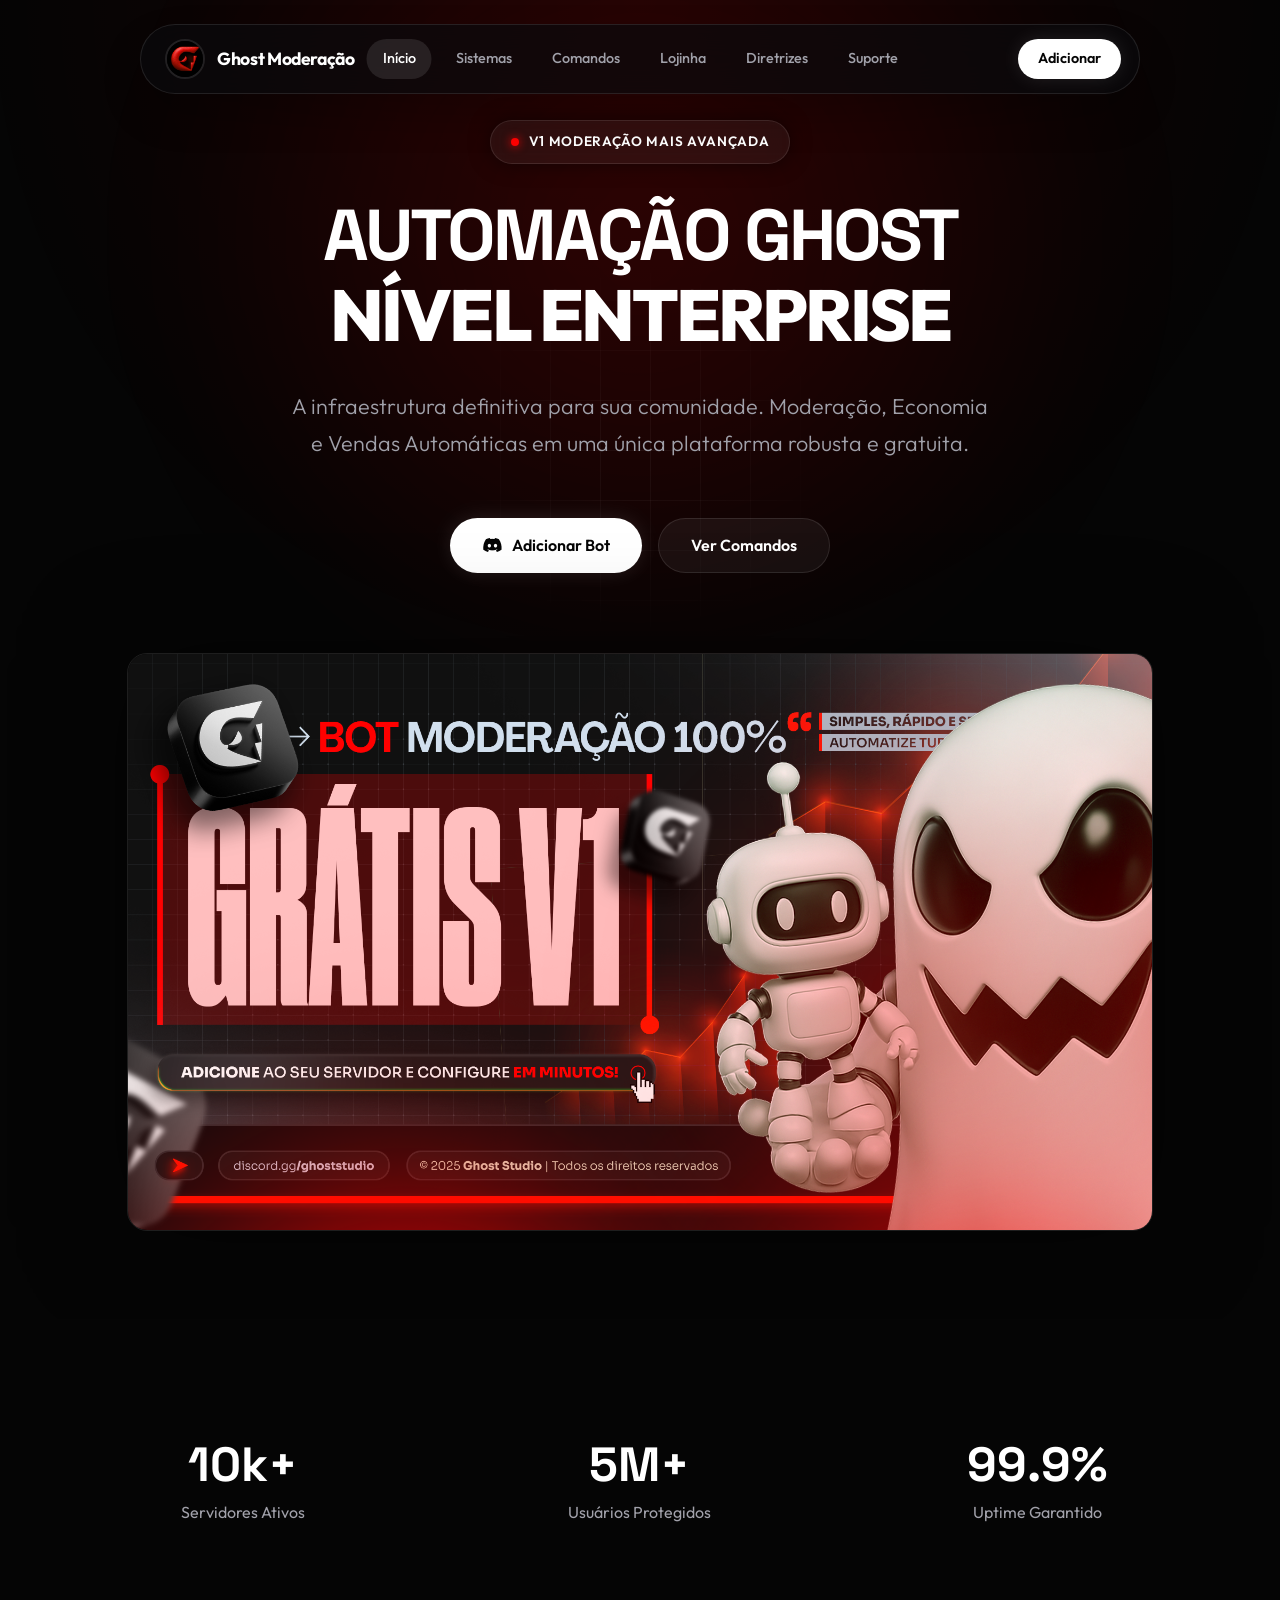
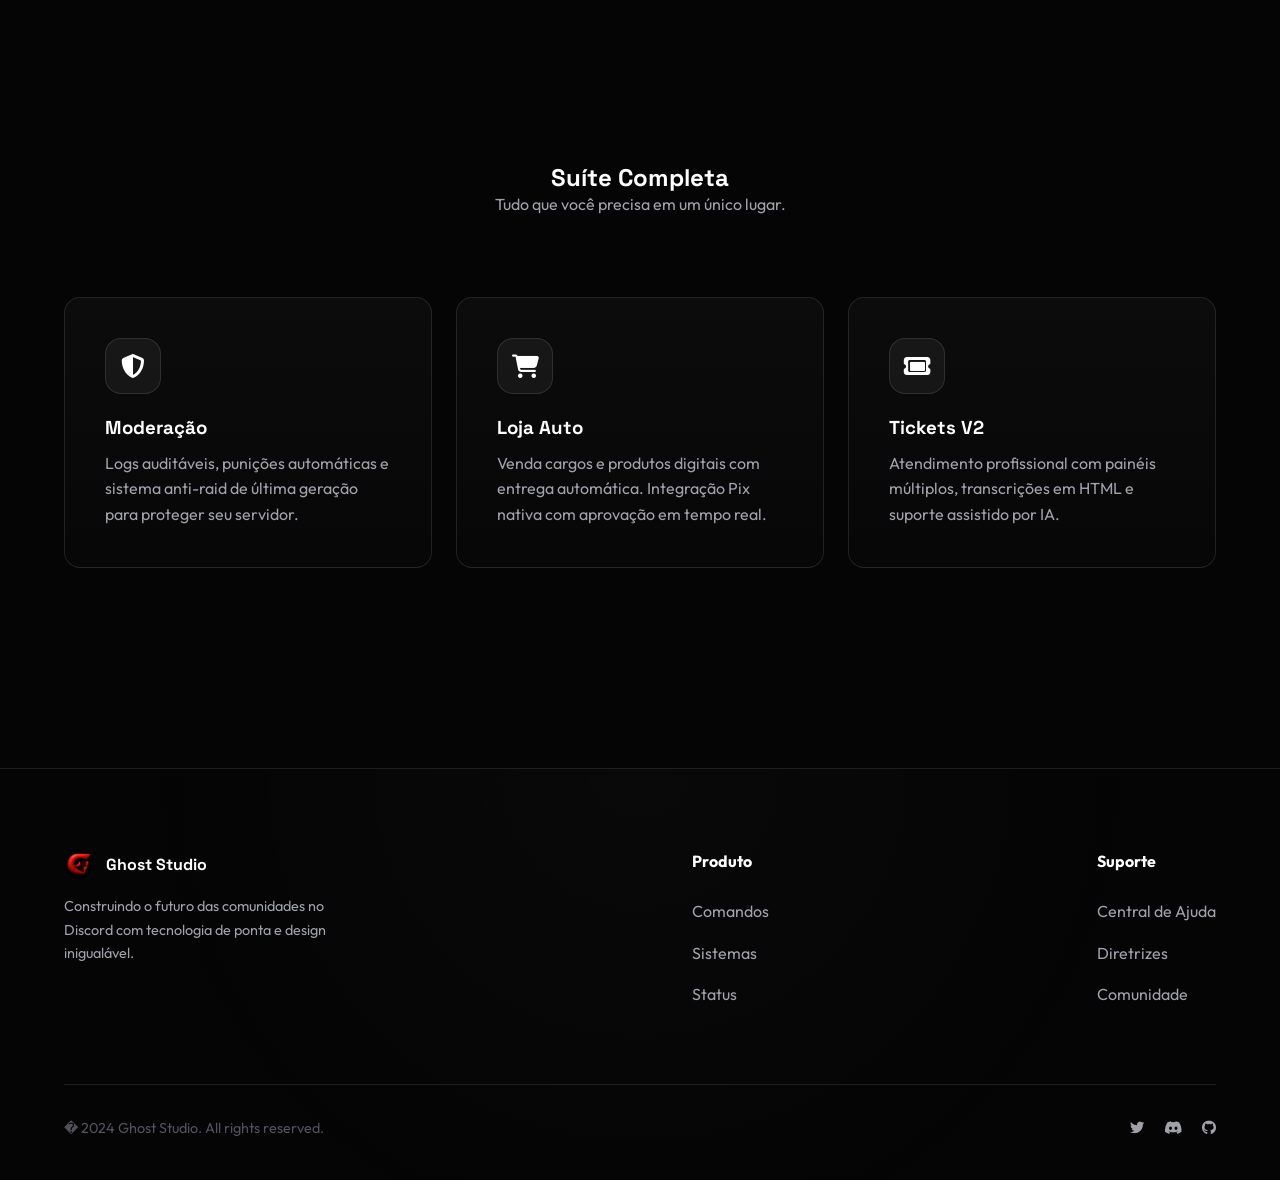
<file: index.html>
<!DOCTYPE html><html lang="pt-BR"><head>
    <meta charset="UTF-8">
    <meta name="viewport" content="width=device-width, initial-scale=1.0">
    <title>Ghost Bot - Moderação Avançada</title>
    <link rel="stylesheet" href="css/styles.css">
    <link rel="stylesheet" href="css/all.min.css">
    <link rel="icon" href="images/logo.jpg" type="image/jpeg">
</head>

<body>

    <!-- Background Animation -->
    <div class="background-animation"></div>
    <div class="grid-overlay"></div>

    <!-- Navbar -->
    <nav class="navbar">
        <div class="nav-left">
            <img src="images/logo.jpg" alt="Ghost Logo" class="nav-logo">
            <span class="nav-brand">Ghost Moderação</span>
        </div>

        <div class="nav-center">
            <a href="index.html" class="nav-link active">Início</a>
            <a href="systems.html" class="nav-link">Sistemas</a>
            <a href="commands.html" class="nav-link">Comandos</a>
            <a href="loja.html" class="nav-link">Lojinha</a>
            <a href="guidelines.html" class="nav-link">Diretrizes</a>
            <a href="support.html" class="nav-link">Suporte</a>
        </div>

        <div class="nav-right">
            <a href="https://discord.com/oauth2/authorize?client_id=1450353429074677820&permissions=8&integration_type=0&scope=bot" target="_blank" class="btn btn-glow" style="padding: 8px 20px; font-size: 0.9rem;">
                Adicionar
            </a>
        </div>
    </nav>

    <!-- Hero -->
    <section class="hero">
        <div class="container">
            <div class="hero-badge">
                <span></span> V1 Moderação Mais Avançada
            </div>

            <h1 style="margin-bottom: 24px;">
                Automação Ghost<br>
                <span class="text-gradient">Nível Enterprise</span>
            </h1>

            <p class="hero-desc">
                A infraestrutura definitiva para sua comunidade. Moderação, Economia e Vendas Automáticas em uma única
                plataforma robusta e gratuita.
            </p>

            <div style="display: flex; gap: 16px; justify-content: center;">
                <a href="https://discord.com/oauth2/authorize?client_id=1439278544164487328&permissions=8&integration_type=0&scope=bot" target="_blank" class="btn btn-glow">
                    <i class="fa-brands fa-discord"></i> Adicionar Bot
                </a>
                <a href="commands.html" class="btn btn-secondary">
                    Ver Comandos
                </a>
            </div>

            <div style="margin-top: 80px; position: relative;">
                <img src="images/banner.png" alt="Dashboard Preview" style="width: 100%; border-radius: 20px; border: 1px solid var(--border-color); box-shadow: 0 0 100px rgba(0,0,0,0.5);">
            </div>
        </div>
    </section>

    <!-- Stats -->
    <section class="section">
        <div class="container">
            <div class="grid" style="grid-template-columns: repeat(3, 1fr); text-align: center; gap: 40px;">
                <div>
                    <h3 class="text-accent" style="font-size: 3rem; margin-bottom: 8px;">10k+</h3>
                    <p style="color: var(--text-secondary);">Servidores Ativos</p>
                </div>
                <div>
                    <h3 class="text-accent" style="font-size: 3rem; margin-bottom: 8px;">5M+</h3>
                    <p style="color: var(--text-secondary);">Usuários Protegidos</p>
                </div>
                <div>
                    <h3 class="text-accent" style="font-size: 3rem; margin-bottom: 8px;">99.9%</h3>
                    <p style="color: var(--text-secondary);">Uptime Garantido</p>
                </div>
            </div>
        </div>
    </section>

    <!-- Features -->
    <section class="section">
        <div class="container">
            <div style="text-align: center; margin-bottom: 80px;">
                <h2>Suíte Completa</h2>
                <p style="color: var(--text-secondary);">Tudo que você precisa em um único lugar.</p>
            </div>

            <div class="grid">
                <div class="card">
                    <div class="card-icon"><i class="fa-solid fa-shield-halved"></i></div>
                    <h3>Moderação</h3>
                    <p>Logs auditáveis, punições automáticas e sistema anti-raid de última geração para proteger seu
                        servidor.</p>
                </div>
                <div class="card">
                    <div class="card-icon"><i class="fa-solid fa-cart-shopping"></i></div>
                    <h3>Loja Auto</h3>
                    <p>Venda cargos e produtos digitais com entrega automática. Integração Pix nativa com aprovação em
                        tempo real.</p>
                </div>
                <div class="card">
                    <div class="card-icon"><i class="fa-solid fa-ticket"></i></div>
                    <h3>Tickets V2</h3>
                    <p>Atendimento profissional com painéis múltiplos, transcrições em HTML e suporte assistido por IA.
                    </p>
                </div>
            </div>
        </div>
    </section>

    <!-- Footer -->
    <footer class="footer">
        <div class="container">
            <div class="footer-content">
                <div class="footer-brand" style="max-width: 300px;">
                    <h4><img src="images/logo.jpg" style="height: 30px; border-radius: 50%;"> Ghost Studio</h4>
                    <p style="color: var(--text-secondary); font-size: 0.9rem;">Construindo o futuro das comunidades no
                        Discord com tecnologia de ponta e design inigualável.</p>
                </div>

                <div class="footer-links">
                    <h5>Produto</h5>
                    <ul>
                        <li><a href="commands.html">Comandos</a></li>
                        <li><a href="systems.html">Sistemas</a></li>
                        <li><a href="#">Status</a></li>
                    </ul>
                </div>

                <div class="footer-links">
                    <h5>Suporte</h5>
                    <ul>
                        <li><a href="support.html">Central de Ajuda</a></li>
                        <li><a href="guidelines.html">Diretrizes</a></li>
                        <li><a href="https://discord.gg/w982KFEUps">Comunidade</a></li>
                    </ul>
                </div>
            </div>

            <div style="border-top: 1px solid var(--border-color); padding-top: 32px; display: flex; justify-content: space-between; color: var(--text-tertiary); font-size: 0.9rem;">
                <p>� 2024 Ghost Studio. All rights reserved.</p>
                <div style="display: flex; gap: 20px;">
                    <a href="#" style="color: var(--text-secondary);"><i class="fa-brands fa-twitter"></i></a>
                    <a href="https://discord.gg/w982KFEUps" style="color: var(--text-secondary);"><i class="fa-brands fa-discord"></i></a>
                    <a href="#" style="color: var(--text-secondary);"><i class="fa-brands fa-github"></i></a>
                </div>
            </div>
        </div>
    </footer>

    <!-- Chat Widget -->
    <div class="chatbox-widget" id="chatbox-widget">
        <!-- Injected by JS, but keeping container just in case -->
    </div>

    <script src="js/script.js"></script>



</body></html>
</file>
<file: css/styles.css>
/* 
   Ghost Bot - Modern Enterprise Design
   Theme: Next-Gen, Glassmorphism, Deep Space
*/

@import url('https://fonts.googleapis.com/css2?family=Outfit:wght@300;400;500;600;700;800&family=Space+Grotesk:wght@300;400;500;600;700&display=swap');

:root {
    /* Core Palette */
    --bg-deep: #050505;
    --bg-surface: #0f0f11;
    --bg-glass: rgba(15, 15, 17, 0.7);

    /* Text */
    --text-primary: #ffffff;
    --text-secondary: #a1a1aa;
    --text-tertiary: #52525b;

    /* Accents */
    --accent-primary: #ff0000;
    /* Pure Red for impact */
    --accent-glow: rgba(255, 0, 0, 0.4);
    --accent-gradient: linear-gradient(135deg, #ff0000 0%, #990000 100%);

    /* UI Elements */
    --border-color: rgba(255, 255, 255, 0.1);
    --border-hover: rgba(255, 255, 255, 0.2);
    --radius-sm: 8px;
    --radius-md: 16px;
    --radius-lg: 24px;
    --radius-full: 9999px;

    /* Layout */
    --max-width: 1200px;
    --nav-height: 80px;
}

* {
    margin: 0;
    padding: 0;
    box-sizing: border-box;
    font-family: 'Outfit', sans-serif;
}

body {
    background-color: transparent;
    color: var(--text-primary);
    line-height: 1.6;
    overflow-x: hidden;
    min-height: 100vh;
    position: relative;
}

html {
    background-color: var(--bg-deep);
}

/* Interactive Grid Background */
body::before {
    content: '';
    position: fixed;
    top: 0;
    left: 0;
    width: 100%;
    height: 100%;
    background-image:
        linear-gradient(rgba(255, 255, 255, 0.05) 1px, transparent 1px),
        linear-gradient(90deg, rgba(255, 255, 255, 0.05) 1px, transparent 1px);
    background-size: 50px 50px;
    pointer-events: none;
    z-index: -2;
    /* The magic: Mask the grid so it only shows near the mouse */
    mask-image: radial-gradient(circle at var(--mouse-x, 50%) var(--mouse-y, 50%), black 0%, transparent 200px);
    -webkit-mask-image: radial-gradient(circle at var(--mouse-x, 50%) var(--mouse-y, 50%), black 0%, transparent 200px);
}

/* Overlay for depth */
body::after {
    content: '';
    position: fixed;
    top: 0;
    left: 0;
    width: 100%;
    height: 100%;
    background: radial-gradient(circle at 50% 0%, rgba(255, 0, 0, 0.08) 0%, transparent 60%);
    pointer-events: none;
    z-index: -1;
}

/* Custom Scrollbar for Containers */
::-webkit-scrollbar {
    width: 8px;
    height: 8px;
}

::-webkit-scrollbar-track {
    background: rgba(255, 255, 255, 0.02);
}

::-webkit-scrollbar-thumb {
    background: #333;
    border-radius: 4px;
}

::-webkit-scrollbar-thumb:hover {
    background: var(--accent-primary);
}

/* Specific Scrollbars for Command Page */
.cmd-sidebar::-webkit-scrollbar,
.cmd-main::-webkit-scrollbar {
    width: 6px;
}

.cmd-sidebar::-webkit-scrollbar-thumb,
.cmd-main::-webkit-scrollbar-thumb {
    background: rgba(255, 0, 0, 0.3);
}

.cmd-sidebar::-webkit-scrollbar-thumb:hover,
.cmd-main::-webkit-scrollbar-thumb:hover {
    background: var(--accent-primary);
}

/* Typography */
h1,
h2,
h3,
h4 {
    font-family: 'Space Grotesk', sans-serif;
    color: var(--text-primary);
    line-height: 1.1;
}

h1 {
    font-size: 4.5rem;
    font-weight: 800;
    letter-spacing: -0.04em;
    text-transform: uppercase;
}

h2 {}

/* Layout Utilities */
.container {
    max-width: var(--max-width);
    margin: 0 auto;
    padding: 0 24px;
    position: relative;
    z-index: 1;
}

.section {
    padding: 120px 0;
    position: relative;
}

/* Navbar */
.navbar {
    position: fixed;
    top: 24px;
    left: 50%;
    transform: translateX(-50%);
    width: 90%;
    max-width: 1000px;
    height: 70px;
    background: rgba(10, 10, 14, 0.7);
    backdrop-filter: blur(24px);
    border: 1px solid var(--border-color);
    border-radius: var(--radius-full);
    display: flex;
    align-items: center;
    justify-content: space-between;
    padding: 0 12px;
    z-index: 1000;
    box-shadow: 0 20px 40px rgba(0, 0, 0, 0.2);
    transition: all 0.3s ease;
}

.navbar:hover {
    border-color: var(--border-hover);
    box-shadow: 0 25px 50px rgba(0, 0, 0, 0.3);
}

.nav-left {
    display: flex;
    align-items: center;
    gap: 12px;
    margin-left: 12px;
}

.nav-logo {
    height: 40px;
    width: 40px;
    border-radius: 50%;
    object-fit: cover;
    border: 2px solid rgba(255, 255, 255, 0.1);
}

.nav-brand {
    font-weight: 700;
    font-size: 1.1rem;
    letter-spacing: -0.02em;
}

.nav-center {
    display: flex;
    gap: 8px;
    position: absolute;
    left: 50%;
    transform: translateX(-50%);
}

.nav-link {
    padding: 8px 16px;
    font-size: 0.9rem;
    color: var(--text-secondary);
    text-decoration: none;
    border-radius: 20px;
    transition: all 0.2s;
    font-weight: 500;
}

.nav-link:hover {
    color: var(--text-primary);
    background: rgba(255, 255, 255, 0.05);
}

.nav-link.active {
    color: var(--text-primary);
    background: rgba(255, 255, 255, 0.1);
}

.nav-right {
    margin-right: 6px;
}

/* Hero Section */
.hero {
    min-height: 100vh;
    display: flex;
    align-items: center;
    justify-content: center;
    text-align: center;
    padding-top: 120px;
    padding-bottom: 80px;
    position: relative;
    overflow: hidden;
}

.hero::before {
    content: '';
    position: absolute;
    top: -20%;
    left: 50%;
    transform: translateX(-50%);
    width: 1000px;
    height: 1000px;
    background: radial-gradient(circle, rgba(255, 0, 0, 0.12) 0%, transparent 70%);
    z-index: 0;
    pointer-events: none;
    filter: blur(60px);
}

.hero-badge {
    display: inline-flex;
    align-items: center;
    gap: 10px;
    padding: 10px 20px;
    background: rgba(255, 255, 255, 0.05);
    border: 1px solid var(--border-color);
    border-radius: 100px;
    font-size: 0.85rem;
    color: var(--text-primary);
    margin-bottom: 32px;
    backdrop-filter: blur(10px);
    text-transform: uppercase;
    letter-spacing: 0.05em;
    font-weight: 600;
    box-shadow: 0 0 20px rgba(0, 0, 0, 0.5);
}

.hero-badge span {
    width: 8px;
    height: 8px;
    background: #ff0000;
    border-radius: 50%;
    box-shadow: 0 0 10px #ff0000;
    animation: pulse 2s infinite;
}

@keyframes pulse {
    0% {
        box-shadow: 0 0 0 0 rgba(255, 0, 0, 0.7);
    }

    70% {
        box-shadow: 0 0 0 10px rgba(255, 0, 0, 0);
    }

    100% {
        box-shadow: 0 0 0 0 rgba(255, 0, 0, 0);
    }
}

.hero-desc {
    font-size: 1.35rem;
    color: var(--text-secondary);
    max-width: 700px;
    margin: 32px auto 56px;
    line-height: 1.7;
    font-weight: 300;
}

/* Buttons */
.btn {
    display: inline-flex;
    align-items: center;
    justify-content: center;
    padding: 14px 32px;
    border-radius: 100px;
    font-weight: 600;
    cursor: pointer;
    transition: all 0.3s cubic-bezier(0.4, 0, 0.2, 1);
    text-decoration: none;
    gap: 10px;
    font-size: 1rem;
    position: relative;
    overflow: hidden;
}

.btn-glow {
    background: var(--text-primary);
    color: var(--bg-deep);
    box-shadow: 0 0 20px rgba(255, 255, 255, 0.1);
}

.btn-glow:hover {
    transform: translateY(-2px);
    box-shadow: 0 0 30px rgba(255, 255, 255, 0.2);
}

.btn-secondary {
    background: rgba(255, 255, 255, 0.05);
    color: var(--text-primary);
    border: 1px solid var(--border-color);
}

.btn-secondary:hover {
    background: rgba(255, 255, 255, 0.1);
    border-color: var(--text-primary);
}

/* Feature Cards */
.grid {
    display: grid;
    grid-template-columns: repeat(auto-fit, minmax(320px, 1fr));
    gap: 24px;
}

.card {
    background: linear-gradient(180deg,
            rgba(255, 255, 255, 0.03) 0%,
            rgba(255, 255, 255, 0.01) 100%);
    border: 1px solid var(--border-color);
    border-radius: var(--radius-md);
    padding: 40px;
    transition: all 0.4s cubic-bezier(0.4, 0, 0.2, 1);
    position: relative;
    overflow: hidden;
}

.card::before {
    content: '';
    position: absolute;
    top: 0;
    left: 0;
    width: 100%;
    height: 100%;
    background: radial-gradient(800px circle at var(--mouse-x) var(--mouse-y), rgba(255, 255, 255, 0.06), transparent 40%);
    opacity: 0;
    transition: opacity 0.5s;
    pointer-events: none;
}

.card:hover::before {
    opacity: 1;
}

.card:hover {
    border-color: rgba(255, 255, 255, 0.1);
    transform: translateY(-5px);
}

.card-icon {
    width: 56px;
    height: 56px;
    background: rgba(255, 255, 255, 0.05);
    border-radius: 16px;
    display: flex;
    align-items: center;
    justify-content: center;
    font-size: 1.5rem;
    color: var(--text-primary);
    margin-bottom: 24px;
    border: 1px solid var(--border-color);
}

.card h3 {
    margin-bottom: 12px;
}

.card p {
    color: var(--text-secondary);
    font-size: 1rem;
}

/* Commands List */
.cmd-list {
    display: flex;
    flex-direction: column;
    gap: 16px;
}

.cmd-item {
    display: flex;
    align-items: center;
    justify-content: space-between;
    background: rgba(255, 255, 255, 0.02);
    border: 1px solid var(--border-color);
    padding: 24px;
    border-radius: var(--radius-md);
    transition: all 0.2s;
}

.cmd-item:hover {
    background: rgba(255, 255, 255, 0.04);
    border-color: var(--border-hover);
}

.cmd-name {
    font-family: 'Space Mono', monospace;
    color: var(--accent-primary);
    font-weight: 700;
    font-size: 1.1rem;
    margin-bottom: 4px;
}

.cmd-desc {
    color: var(--text-secondary);
    font-size: 0.95rem;
}

.cmd-tag {
    font-size: 0.75rem;
    padding: 4px 12px;
    border-radius: 100px;
    background: rgba(255, 255, 255, 0.05);
    color: var(--text-tertiary);
    text-transform: uppercase;
    letter-spacing: 0.05em;
    font-weight: 600;
}

/* Footer */
.footer {
    border-top: 1px solid var(--border-color);
    padding: 80px 0 40px;
    margin-top: 80px;
    background: radial-gradient(circle at 50% 0%, rgba(255, 255, 255, 0.02), transparent 70%);
}

.footer-content {
    display: flex;
    justify-content: space-between;
    margin-bottom: 60px;
}

.footer-brand h4 {
    display: flex;
    align-items: center;
    gap: 12px;
    margin-bottom: 16px;
}

.footer-links h5 {
    color: var(--text-primary);
    margin-bottom: 24px;
    font-size: 1rem;
}

.footer-links ul {
    list-style: none;
}

.footer-links li {
    margin-bottom: 16px;
}

.footer-links a {
    color: var(--text-secondary);
    text-decoration: none;
    transition: color 0.2s;
}

.footer-links a:hover {
    color: var(--text-primary);
}

/* Responseive */
@media (max-width: 768px) {
    h1 {
        font-size: 3rem;
    }

    .nav-center {
        display: none;
    }

    .footer-content {
        flex-direction: column;
        gap: 40px;
    }
}

/* Commands Page Layout */
.cmd-layout {
    display: flex;
    min-height: 100vh;
    padding-top: 100px;
    max-width: 1400px;
    margin: 0 auto;
}

.cmd-sidebar {
    width: 300px;
    padding: 24px;
    border-right: 1px solid var(--border-color);
    position: sticky;
    top: 100px;
    height: calc(100vh - 100px);
    overflow-y: auto;
}

.cmd-main {
    flex: 1;
    padding: 40px;
    overflow-y: auto;
}

.cmd-search-box {
    position: relative;
    margin-bottom: 32px;
}

.cmd-search-box input {
    width: 100%;
    padding: 12px 16px 12px 40px;
    background: rgba(255, 255, 255, 0.05);
    border: 1px solid var(--border-color);
    border-radius: 8px;
    color: var(--text-primary);
    outline: none;
    transition: all 0.2s;
}

.cmd-search-box input:focus {
    border-color: var(--accent-primary);
    background: rgba(255, 255, 255, 0.08);
}

.cmd-search-box i {
    position: absolute;
    left: 14px;
    top: 50%;
    transform: translateY(-50%);
    color: var(--text-secondary);
}

.cat-item {
    display: flex;
    justify-content: space-between;
    align-items: center;
    padding: 12px 16px;
    margin-bottom: 8px;
    border-radius: 8px;
    cursor: pointer;
    color: var(--text-secondary);
    transition: all 0.2s;
}

.cat-item:hover {
    background: rgba(255, 255, 255, 0.05);
    color: var(--text-primary);
}

.cat-item.active {
    background: rgba(255, 0, 0, 0.1);
    color: var(--accent-primary);
    border: 1px solid rgba(255, 0, 0, 0.2);
}

.cat-count {
    background: rgba(255, 255, 255, 0.1);
    padding: 2px 8px;
    border-radius: 100px;
    font-size: 0.75rem;
}

.cmd-header {
    margin-bottom: 40px;
}

.cmd-grid {
    display: grid;
    grid-template-columns: repeat(auto-fill, minmax(300px, 1fr));
    gap: 24px;
}

.command-card {
    background: rgba(255, 255, 255, 0.02);
    border: 1px solid var(--border-color);
    border-radius: 12px;
    padding: 24px;
    transition: all 0.2s;
}

.command-card:hover {
    border-color: var(--accent-primary);
    transform: translateY(-2px);
    background: rgba(255, 255, 255, 0.04);
}

.cmd-card-header {
    display: flex;
    justify-content: space-between;
    align-items: flex-start;
    margin-bottom: 12px;
}

.cmd-name {
    font-family: 'Space Mono', monospace;
    font-weight: 700;
    color: var(--accent-primary);
    font-size: 1.1rem;
}

.cmd-desc {
    color: var(--text-secondary);
    font-size: 0.9rem;
    line-height: 1.6;
}

@media (max-width: 768px) {
    .cmd-layout {
        flex-direction: column;
    }

    .cmd-sidebar {
        width: 100%;
        height: auto;
        position: relative;
        top: 0;
        border-right: none;
        border-bottom: 1px solid var(--border-color);
    }
}

/* Command Section Headers */
.cmd-section-header {
    grid-column: 1 / -1;
    display: flex;
    align-items: center;
    gap: 24px;
    padding: 32px;
    background: rgba(255, 255, 255, 0.02);
    border: 1px solid var(--border-color);
    border-radius: 16px;
    margin: 40px 0 24px;
    position: relative;
    overflow: hidden;
}

.cmd-section-header::before {
    content: '';
    position: absolute;
    left: 0;
    top: 0;
    width: 4px;
    height: 100%;
    background: var(--accent-primary);
    box-shadow: 0 0 20px var(--accent-primary);
}

.cmd-section-icon {
    width: 64px;
    height: 64px;
    border-radius: 16px;
    background: rgba(255, 0, 0, 0.1);
    display: flex;
    align-items: center;
    justify-content: center;
    font-size: 1.8rem;
    color: var(--accent-primary);
    border: 1px solid rgba(255, 0, 0, 0.2);
}

.cmd-section-info h3 {
    margin-bottom: 4px;
    font-size: 1.5rem;
}

.cmd-section-info p {
    color: var(--text-secondary);
    font-size: 0.95rem;
}

.cmd-card-footer {
    border-top: 1px solid rgba(255, 255, 255, 0.05);
    padding-top: 16px;
    margin-top: 16px;
    display: flex;
    align-items: center;
    gap: 8px;
    font-size: 0.8rem;
    color: var(--text-tertiary);
    transition: all 0.2s;
    opacity: 0;
    transform: translateY(10px);
}

.command-card:hover .cmd-card-footer {
    opacity: 1;
    transform: translateY(0);
    color: var(--accent-primary);
}

.command-card {
    cursor: pointer;
    position: relative;
}

.cmd-number {
    color: var(--text-tertiary);
    font-size: 0.8rem;
    font-family: 'Space Mono', monospace;
    background: rgba(255, 255, 255, 0.05);
    padding: 2px 6px;
    border-radius: 4px;
}

/* Toast Notification */
.toast-notification {
    position: fixed;
    bottom: 30px;
    left: 50%;
    transform: translateX(-50%) translateY(100px);
    background: rgba(10, 10, 12, 0.9);
    backdrop-filter: blur(10px);
    border: 1px solid var(--accent-primary);
    padding: 12px 24px;
    border-radius: 50px;
    display: flex;
    align-items: center;
    gap: 12px;
    color: white;
    font-weight: 500;
    box-shadow: 0 10px 40px rgba(0, 0, 0, 0.5);
    z-index: 10000;
    transition: all 0.4s cubic-bezier(0.175, 0.885, 0.32, 1.275);
    opacity: 0;
}

.toast-notification.show {
    transform: translateX(-50%) translateY(0);
    opacity: 1;
}

.toast-notification i {
    color: #22c55e;
}


/* Systems Page Enhancements */
.grid-3 {
    display: grid;
    grid-template-columns: repeat(auto-fit, minmax(350px, 1fr));
    gap: 32px;
}

.system-card {
    /* bg handled by .card */
    border: 1px solid var(--border-color);
    padding: 48px 32px;
    transition: all 0.4s cubic-bezier(0.175, 0.885, 0.32, 1.275);
}

.system-card:hover {
    transform: translateY(-10px);
    background: rgba(255, 255, 255, 0.04);
    border-color: var(--accent-primary);
    box-shadow: 0 20px 40px rgba(0, 0, 0, 0.3);
}

.feature-list {
    list-style: none;
    margin-top: 24px;
    padding-top: 24px;
    border-top: 1px solid var(--border-color);
}

.feature-list li {
    display: flex;
    align-items: center;
    gap: 12px;
    color: var(--text-secondary);
    margin-bottom: 12px;
    font-size: 0.95rem;
}

.feature-list li i {
    color: var(--accent-primary);
}

/* Guidelines Page Enhancements */
.guideline-card {
    background: rgba(255, 255, 255, 0.02);
    border: 1px solid var(--border-color);
    border-radius: 16px;
    padding: 32px;
    margin-bottom: 24px;
    transition: all 0.3s;
}

.guideline-card:hover {
    background: rgba(255, 255, 255, 0.03);
    border-color: rgba(255, 255, 255, 0.2);
}

.guideline-header {
    display: flex;
    align-items: center;
    gap: 16px;
    margin-bottom: 16px;
}

.guideline-icon {
    width: 48px;
    height: 48px;
    background: rgba(255, 0, 0, 0.1);
    border-radius: 12px;
    display: flex;
    align-items: center;
    justify-content: center;
    color: var(--accent-primary);
    font-size: 1.2rem;
}

.guideline-body p {
    color: var(--text-secondary);
    line-height: 1.7;
}

.guideline-list {
    list-style: none;
    margin-top: 16px;
    padding-left: 16px;
}

.guideline-list li {
    position: relative;
    padding-left: 24px;
    margin-bottom: 8px;
    color: var(--text-secondary);
}

.guideline-list li::before {
    content: '•';
    position: absolute;
    left: 0;
    color: var(--accent-primary);
    font-weight: bold;
}

.link-highlight {
    color: var(--text-primary);
    text-decoration: underline;
    text-decoration-color: var(--accent-primary);
    text-underline-offset: 4px;
}

/* Chatbox Improvements */
.chatbox-widget {
    position: fixed;
    bottom: 30px;
    right: 30px;
    z-index: 9999;
    /* Ensure it's on top */
}

.chat-toggle {
    width: 60px;
    height: 60px;
    background: var(--accent-primary);
    /* Use accent color */
    border-radius: 50%;
    display: flex;
    align-items: center;
    justify-content: center;
    color: white;
    font-size: 1.5rem;
    cursor: pointer;
    box-shadow: 0 10px 30px rgba(255, 0, 0, 0.3);
    transition: all 0.3s cubic-bezier(0.175, 0.885, 0.32, 1.275);
    border: 2px solid rgba(255, 255, 255, 0.1);
}

.chat-toggle:hover {
    transform: scale(1.1);
    box-shadow: 0 15px 40px rgba(255, 0, 0, 0.5);
}

.chat-window {
    position: absolute;
    bottom: 80px;
    right: 0;
    width: 380px;
    height: 600px;
    background: rgba(10, 10, 12, 0.95);
    border: 1px solid rgba(255, 255, 255, 0.1);
    border-radius: 24px;
    box-shadow: 0 50px 100px rgba(0, 0, 0, 0.5);
    display: none;
    flex-direction: column;
    overflow: hidden;
    transform-origin: bottom right;
    animation: scaleIn 0.3s ease;
    backdrop-filter: blur(20px);
}

@keyframes scaleIn {
    from {
        opacity: 0;
        transform: scale(0.9);
    }

    to {
        opacity: 1;
        transform: scale(1);
    }
}

.chat-header {
    padding: 24px;
    background: linear-gradient(to right, rgba(255, 0, 0, 0.1), transparent);
    border-bottom: 1px solid rgba(255, 255, 255, 0.05);
    display: flex;
    align-items: center;
    justify-content: space-between;
}

.chat-body {
    flex: 1;
    padding: 24px;
    overflow-y: auto;
    display: flex;
    flex-direction: column;
    gap: 16px;
}

.msg {
    padding: 12px 16px;
    border-radius: 12px;
    font-size: 0.95rem;
    line-height: 1.5;
    max-width: 85%;
}

.msg.bot {
    background: rgba(255, 255, 255, 0.05);
    color: var(--text-primary);
    border-bottom-left-radius: 4px;
    border: 1px solid var(--border-color);
}

.msg.user {
    background: var(--accent-primary);
    color: white;
    align-self: flex-end;
    border-bottom-right-radius: 4px;
    box-shadow: 0 4px 15px rgba(255, 0, 0, 0.3);
}

.chat-options {
    display: flex;
    flex-direction: column;
    gap: 8px;
    margin-top: 16px;
}

.chat-btn {
    background: rgba(255, 255, 255, 0.03);
    border: 1px solid var(--border-color);
    padding: 12px;
    border-radius: 8px;
    color: var(--text-secondary);
    cursor: pointer;
    text-align: left;
    transition: all 0.2s;
    font-size: 0.9rem;
}

.chat-btn:hover {
    background: rgba(255, 255, 255, 0.08);
    color: var(--text-primary);
    border-color: var(--accent-primary);
    transform: translateX(4px);
}

/* Premium Store Effects */
.card-premium-glow {
    position: relative;
    border-color: var(--accent-primary);
    box-shadow: 0 0 25px rgba(255, 0, 0, 0.15);
    transition: all 0.3s ease;
    z-index: 1;
}

.card-premium-glow:hover {
    transform: translateY(-5px);
    box-shadow: 0 0 40px rgba(255, 0, 0, 0.3);
    border-color: #ff3333;
}

.card-premium-glow::before {
    content: '';
    position: absolute;
    inset: -1px;
    border-radius: inherit;
    padding: 1px;
    background: linear-gradient(135deg,
            rgba(255, 0, 0, 0.5),
            rgba(255, 0, 0, 0.1) 40%,
            rgba(255, 0, 0, 0.1) 60%,
            rgba(255, 0, 0, 0.5));
    -webkit-mask:
        linear-gradient(#fff 0 0) content-box,
        linear-gradient(#fff 0 0);
    -webkit-mask-composite: xor;
    mask-composite: exclude;
    pointer-events: none;
}

.guideline-body p {
    color: var(--text-secondary);
    line-height: 1.7;
}

.guideline-list {
    list-style: none;
    margin-top: 16px;
    padding-left: 16px;
}

.guideline-list li {
    position: relative;
    padding-left: 24px;
    margin-bottom: 8px;
    color: var(--text-secondary);
}

.guideline-list li::before {
    content: '•';
    position: absolute;
    left: 0;
    color: var(--accent-primary);
    font-weight: bold;
}

.link-highlight {
    color: var(--text-primary);
    text-decoration: underline;
    text-decoration-color: var(--accent-primary);
    text-underline-offset: 4px;
}

/* Chatbox Improvements */
.chatbox-widget {
    position: fixed;
    bottom: 30px;
    right: 30px;
    z-index: 9999;
    /* Ensure it's on top */
}

.chat-toggle {
    width: 60px;
    height: 60px;
    background: var(--accent-primary);
    /* Use accent color */
    border-radius: 50%;
    display: flex;
    align-items: center;
    justify-content: center;
    color: white;
    font-size: 1.5rem;
    cursor: pointer;
    box-shadow: 0 10px 30px rgba(255, 0, 0, 0.3);
    transition: all 0.3s cubic-bezier(0.175, 0.885, 0.32, 1.275);
    border: 2px solid rgba(255, 255, 255, 0.1);
}

.chat-toggle:hover {
    transform: scale(1.1);
    box-shadow: 0 15px 40px rgba(255, 0, 0, 0.5);
}

.chat-window {
    position: absolute;
    bottom: 80px;
    right: 0;
    width: 380px;
    height: 600px;
    background: rgba(10, 10, 12, 0.95);
    border: 1px solid rgba(255, 255, 255, 0.1);
    border-radius: 24px;
    box-shadow: 0 50px 100px rgba(0, 0, 0, 0.5);
    display: none;
    flex-direction: column;
    overflow: hidden;
    transform-origin: bottom right;
    animation: scaleIn 0.3s ease;
    backdrop-filter: blur(20px);
}

@keyframes scaleIn {
    from {
        opacity: 0;
        transform: scale(0.9);
    }

    to {
        opacity: 1;
        transform: scale(1);
    }
}

.chat-header {
    padding: 24px;
    background: linear-gradient(to right, rgba(255, 0, 0, 0.1), transparent);
    border-bottom: 1px solid rgba(255, 255, 255, 0.05);
    display: flex;
    align-items: center;
    justify-content: space-between;
}

.chat-body {
    flex: 1;
    padding: 24px;
    overflow-y: auto;
    display: flex;
    flex-direction: column;
    gap: 16px;
}

.msg {
    padding: 12px 16px;
    border-radius: 12px;
    font-size: 0.95rem;
    line-height: 1.5;
    max-width: 85%;
}

.msg.bot {
    background: rgba(255, 255, 255, 0.05);
    color: var(--text-primary);
    border-bottom-left-radius: 4px;
    border: 1px solid var(--border-color);
}

.msg.user {
    background: var(--accent-primary);
    color: white;
    align-self: flex-end;
    border-bottom-right-radius: 4px;
    box-shadow: 0 4px 15px rgba(255, 0, 0, 0.3);
}

.chat-options {
    display: flex;
    flex-direction: column;
    gap: 8px;
    margin-top: 16px;
}

.chat-btn {
    background: rgba(255, 255, 255, 0.03);
    border: 1px solid var(--border-color);
    padding: 12px;
    border-radius: 8px;
    color: var(--text-secondary);
    cursor: pointer;
    text-align: left;
    transition: all 0.2s;
    font-size: 0.9rem;
}

.chat-btn:hover {
    background: rgba(255, 255, 255, 0.08);
    color: var(--text-primary);
    border-color: var(--accent-primary);
    transform: translateX(4px);
}

/* Premium Store Effects */
.card-premium-glow {
    position: relative;
    border-color: var(--accent-primary);
    box-shadow: 0 0 25px rgba(255, 0, 0, 0.15);
    transition: all 0.3s ease;
    z-index: 1;
}

.card-premium-glow:hover {
    transform: translateY(-5px);
    box-shadow: 0 0 40px rgba(255, 0, 0, 0.3);
    border-color: #ff3333;
}

.card-premium-glow::before {
    content: '';
    position: absolute;
    inset: -1px;
    border-radius: inherit;
    padding: 1px;
    background: linear-gradient(135deg,
            rgba(255, 0, 0, 0.5),
            rgba(255, 0, 0, 0.1) 40%,
            rgba(255, 0, 0, 0.1) 60%,
            rgba(255, 0, 0, 0.5));
    -webkit-mask:
        linear-gradient(#fff 0 0) content-box,
        linear-gradient(#fff 0 0);
    -webkit-mask-composite: xor;
    mask-composite: exclude;
    pointer-events: none;
    z-index: 0;
}

.badge-best-seller {
    position: absolute;
    top: 12px;
    right: 12px;
    background: var(--accent-gradient);
    color: white;
    padding: 6px 14px;
    border-radius: 100px;
    font-size: 0.75rem;
    font-weight: 700;
    text-transform: uppercase;
    box-shadow: 0 0 15px var(--accent-glow);
    animation: pulse-red 3s infinite;
    z-index: 2;
}

@keyframes pulse-red {
    0% {
        box-shadow: 0 0 0 0 rgba(255, 0, 0, 0.4);
    }

    70% {
        box-shadow: 0 0 0 10px rgba(255, 0, 0, 0);
    }

    100% {
        box-shadow: 0 0 0 0 rgba(255, 0, 0, 0);
    }
}

.badge-bonus {
    display: inline-block;
    background: rgba(34, 197, 94, 0.1);
    color: #22c55e;
    border: 1px solid #22c55e;
    padding: 4px 10px;
    border-radius: 6px;
    font-size: 0.8rem;
    font-weight: 600;
    margin-bottom: 12px;
}

/* Super Premium Card Upgrade */
.card-super-premium {
    padding: 50px 30px;
    min-height: 480px;
    display: flex;
    flex-direction: column;
    justify-content: space-between;
    background: linear-gradient(160deg,
            rgba(30, 30, 40, 0.6) 0%,
            rgba(10, 10, 15, 0.8) 100%);
    border: 1px solid rgba(255, 255, 255, 0.1);
    box-shadow: 0 10px 40px rgba(0, 0, 0, 0.5);
    transition: all 0.4s cubic-bezier(0.4, 0, 0.2, 1);
    position: relative;
    overflow: hidden;
}

.card-super-premium .card-icon {
    width: 80px;
    height: 80px;
    font-size: 2.2rem;
    margin-bottom: 30px;
    background: radial-gradient(circle at center, rgba(255, 255, 255, 0.1), transparent);
    border-color: rgba(255, 255, 255, 0.2);
    box-shadow: 0 0 20px rgba(255, 255, 255, 0.05);
    display: flex;
    align-items: center;
    justify-content: center;
    border-radius: 20px;
    border: 1px solid rgba(255, 255, 255, 0.1);
}

.card-super-premium h3 {
    font-size: 1.8rem;
    margin-bottom: 8px;
    background: linear-gradient(to right, #fff, #aaa);
    -webkit-background-clip: text;
    -webkit-text-fill-color: transparent;
}

.card-super-premium .product-amount {
    font-size: 1.1rem;
    color: var(--text-secondary);
    margin-bottom: auto;
}

.card-super-premium .product-price {
    font-size: 2.2rem;
    font-weight: 800;
    color: white;
    margin: 24px 0;
    text-shadow: 0 0 20px rgba(255, 255, 255, 0.1);
}

/* Specific glows for top tiers */
/* Rank 1 (Pequeno) - Basic White/Gray */
.card-super-premium.rank-1 {
    border-color: rgba(255, 255, 255, 0.1);
}

.card-super-premium.rank-1:hover {
    box-shadow: 0 0 30px rgba(255, 255, 255, 0.1);
}

/* Rank 2 (Estelar) - Blue */
.card-super-premium.rank-2 {
    border-color: rgba(59, 130, 246, 0.3);
}

.card-super-premium.rank-2:hover {
    box-shadow: 0 0 40px rgba(59, 130, 246, 0.2);
    border-color: rgba(59, 130, 246, 0.6);
}

/* Rank 3 (Galactico) - Red (Primary) */
.card-super-premium.rank-3 {
    border-color: rgba(239, 68, 68, 0.4);
    box-shadow: 0 0 30px rgba(239, 68, 68, 0.1);
}

.card-super-premium.rank-3:hover {
    box-shadow: 0 0 50px rgba(239, 68, 68, 0.3);
    border-color: #ff3333;
}

/* Rank 4 (Universal) - Purple */
.card-super-premium.rank-4 {
    border-color: rgba(168, 85, 247, 0.4);
}

.card-super-premium.rank-4:hover {
    box-shadow: 0 0 50px rgba(168, 85, 247, 0.3);
    border-color: rgba(168, 85, 247, 0.8);
}

/* Rank 5 (Multiverso) - Yellow/Gold */
.card-super-premium.rank-5 {
    border-color: rgba(234, 179, 8, 0.4);
    background: linear-gradient(160deg, rgba(30, 25, 10, 0.9), rgba(0, 0, 0, 0.95));
}

.card-super-premium.rank-5:hover {
    box-shadow: 0 0 60px rgba(234, 179, 8, 0.4);
    border-color: rgba(234, 179, 8, 0.9);
}

.card-super-premium:hover {
    transform: translateY(-10px) scale(1.02);
}
</file>
